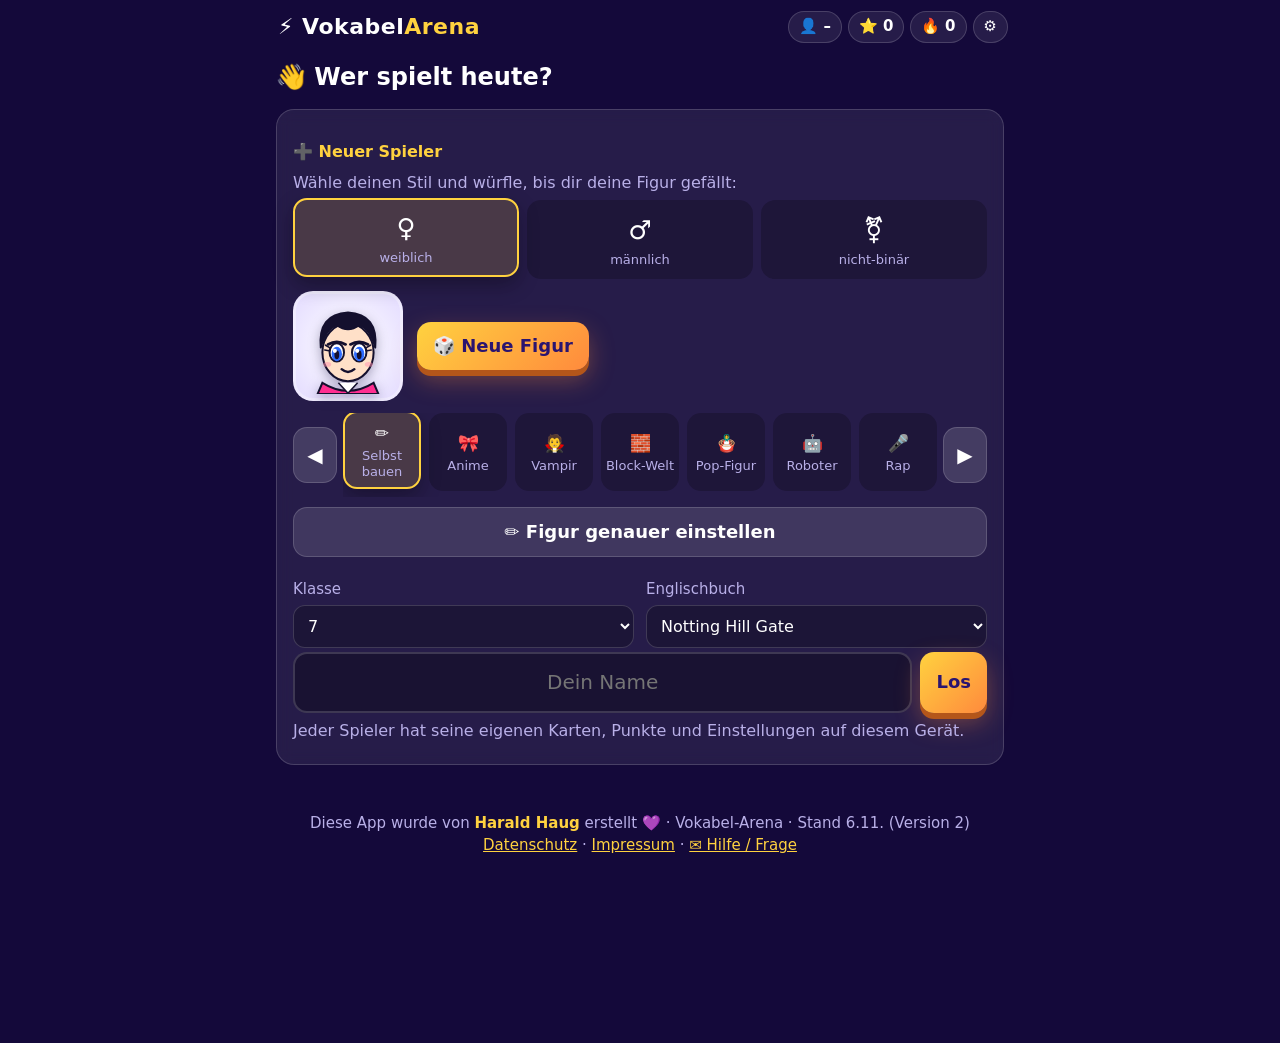
<file: index.html>
<!doctype html>
<html lang="de">
<head>
<meta charset="utf-8">
<meta name="viewport" content="width=device-width,initial-scale=1,maximum-scale=1,minimum-scale=1,viewport-fit=cover,user-scalable=no">
<meta name="theme-color" content="#1b1147">
<meta name="author" content="Harald Haug">
<meta name="description" content="Vokabel-Arena – der Englisch-Vokabeltrainer mit Sammelkarten für Klasse 7. Von Harald Haug.">
<link rel="manifest" href="manifest.json">
<link rel="icon" href="icon.svg" type="image/svg+xml">
<link rel="apple-touch-icon" href="icon.svg">
<title>Vokabel-Arena</title>
<link rel="stylesheet" href="style.css">
</head>
<body>
<div class="bg"><span></span><span></span><span></span></div>
<canvas id="fx"></canvas>

<header class="top">
  <button class="chip btn-icon navback" id="nav-back" type="button" aria-label="Zurück" hidden>← Zurück</button>
  <button class="logo" data-go="home" aria-label="Startseite">⚡ Vokabel<b>Arena</b></button>
  <div class="top-stats">
    <button class="chip btn-icon" id="who" title="Spieler wechseln">👤 –</button>
    <span class="chip" id="chip-xp" title="Erfahrungspunkte">⭐ <b id="xp">0</b></span>
    <span class="chip" id="chip-streak" title="Tage-Serie">🔥 <b id="streak">0</b></span>
    <button class="chip btn-icon" data-go="settings" aria-label="Einstellungen">⚙️</button>
  </div>
</header>

<main id="app">

  <!-- PROFILE -->
  <section class="view" id="v-profiles" hidden>
    <h2>👋 Wer spielt heute?</h2>
    <div class="grid" id="prof-grid"></div>
    <div class="panel">
      <h3 id="prof-title">➕ Neuer Spieler</h3>
      <p class="hint">Wähle deinen Stil und würfle, bis dir deine Figur gefällt:</p>
      <div class="seg gender" id="gender-seg">
        <button type="button" data-g="0"><b>♀</b><small>weiblich</small></button>
        <button type="button" data-g="1"><b>♂</b><small>männlich</small></button>
        <button type="button" data-g="2"><b>⚧</b><small>nicht-binär</small></button>
      </div>
      <div class="prev-row"><div id="prof-prev" class="prev"></div><button class="btn primary" id="prof-dice" type="button">🎲 Neue Figur</button></div>
      <div class="seg-wrap"><button class="arrow" id="th-prev" type="button" aria-label="Zurück">◀</button><div class="seg pick" id="theme-seg"></div><button class="arrow" id="th-next" type="button" aria-label="Weiter">▶</button></div>
      <button class="btn" id="ed-toggle" type="button">✏️ Figur genauer einstellen</button>
      <div id="editor" class="editor" hidden></div>
      
      <div class="row small two">
        <label>Klasse <select id="prof-class"><option>5</option><option>6</option><option selected>7</option><option>8</option><option>9</option><option>10</option></select></label>
        <label>Englischbuch <select id="prof-book"></select></label>
      </div>
      <div class="typebox"><input id="prof-name" maxlength="14" placeholder="Dein Name" autocomplete="off"><button class="btn primary" id="prof-add">Los</button></div>
      <p class="hint">Jeder Spieler hat seine eigenen Karten, Punkte und Einstellungen auf diesem Gerät.</p>
    </div>
  </section>

  <!-- HOME -->
  <section class="view" id="v-home">
    <div class="hero">
      <div class="mini-deck" aria-hidden="true"><i></i><i></i><i></i></div>
      <h1>Karten sammeln.<br>Englisch rocken.</h1>
      <p id="home-sub">Englisch</p>
      <p class="by">✨ Erstellt von <b>Harald Haug</b></p>
      <button class="chip me" id="edit-me" type="button">✏️ Meine Figur ändern</button>
      <button class="chip me" id="progress-open" type="button">📈 Mein Fortschritt</button>
      <button class="chip me" id="tour-open" type="button">❓ Wie geht das?</button>
    </div>
    <div class="panel center" id="home-empty" hidden>
      <p><b>Los geht’s!</b> Hol dir zuerst Karten 🃏</p>
      <div class="row center"><button class="btn primary" data-go="scan">📸 Heft fotografieren</button><button class="btn" id="home-starter">🎁 Start-Karten</button></div>
    </div>
    <button class="chip calm-btn" id="calm-btn" type="button"></button>
    <div class="goal"><div class="goal-bar"><i id="goal-bar"></i></div><span id="goal-text"></span></div>
    <div class="menu">
      <button class="big primary" data-go="setup"><span>🎮</span><div><b>Spielen</b><small id="home-count">–</small></div></button>
      <button class="big" data-go="scan"><span>📸</span><div><b>Vokabeln scannen</b><small>Foto von deinem Heft</small></div></button>
      <button class="big" data-go="library"><span>🗂️</span><div><b>Meine Karten</b><small>Sammlung &amp; bearbeiten</small></div></button>
    </div>
  </section>

  <!-- SCAN -->
  <section class="view" id="v-scan" hidden>
    <h2>📸 Vokabeln einscannen</h2>
    <div class="panel center" id="scan-start">
      <label class="snap file"><span>📷</span><b>Foto machen</b><input type="file" id="cam" accept="image/*" capture="environment"></label>
      <label class="btn file wide">🖼️ Foto aus der Galerie<input type="file" id="gal" accept="image/*"></label>
      <ol class="steps"><li>Heft <b>flach</b> hinlegen, gutes Licht</li><li>Foto machen – das ganze Blatt gerade von oben</li><li>Kurz prüfen und <b>speichern</b></li></ol>
      <details class="more">
        <summary>⚙️ Mehr Optionen</summary>
        <div class="row small"><label>Seite enthält
          <select id="scan-mode"><option value="words">Vokabeln (2 Spalten)</option><option value="verbs">Unregelmäßige Verben (4 Spalten)</option></select></label></div>
        <div class="row small"><label>Linke Spalte ist
          <select id="scan-left"><option value="en">Englisch</option><option value="de">Deutsch</option></select></label></div>
        <div class="row small"><label>Lektion / Unit (optional)
          <input id="scan-unit" list="units" placeholder="z. B. Unit 3" autocomplete="off" style="width:150px;padding:6px 8px;border-radius:10px;border:1px solid var(--line);background:rgba(0,0,0,.25)"></label></div>
        <div class="row"><button class="btn" id="manual">⌨️ Karte von Hand tippen</button><button class="btn" id="quick-open">📝 Viele auf einmal tippen</button></div>
        <div id="quick" hidden><p class="hint">Eine Zeile pro Wort, z. B. <b>apple – Apfel</b></p><textarea id="quick-txt" rows="8" class="quick-txt" placeholder="apple – Apfel&#10;to go – gehen&#10;house – Haus"></textarea><button class="btn primary" id="quick-go" type="button">Weiter zur Prüfung ▶</button></div>
      </details>
      <img id="preview" alt="" hidden>
      <div id="ocr-status" class="status" hidden>
        <div class="bar"><i id="ocr-bar"></i></div><span id="ocr-text">Ich lese dein Heft …</span>
      </div>
    </div>
    <div class="panel" id="review" hidden>
      <h3>✏️ Stimmt alles?</h3>
      <p class="hint" id="lo-hint" hidden>🟠 Orange Zeilen hat die App unsicher gelesen – bitte genau prüfen.</p>
      <p class="hint">Ändere falsche Wörter einfach. Nicht passende Zeilen: Haken weg oder ✖.</p>
      <div id="review-head" class="rows head"></div>
      <div id="review-rows"></div>
      <div class="row"><button class="btn" id="rv-add">➕ Zeile</button><button class="btn" id="rv-swap">🔄 Spalten tauschen</button></div>
      <div class="stickybar"><button class="btn primary huge" id="rv-save">💾 Speichern</button></div>
    </div>
  </section>

  <!-- LIBRARY -->
  <section class="view" id="v-library" hidden>
    <h2>🗂️ Meine Karten <small id="lib-count"></small></h2>
    <input class="search" id="lib-search" type="search" placeholder="Suchen …">
    <div class="row"><label class="btn file">📥 Liste importieren<input type="file" id="lib-import" accept=".csv,.txt,text/csv,text/plain"></label><button class="btn" id="lib-export" type="button">📤 Liste teilen (CSV)</button></div>
    <div class="grid" id="lib-grid"></div>
    <div class="row"><button class="btn" id="load-verbs2">🎁 Irregular verbs (S. 255) laden</button></div>
    <div class="empty" id="lib-empty" hidden>
      <p>Noch keine Karten! 🃏</p>
      <button class="btn primary" id="load-starter">🎁 Starter-Set (Klasse 7) laden</button>
      <button class="btn primary" id="load-verbs">🎁 Irregular verbs (Notting Hill Gate, S. 255) laden</button>
    </div>
  </section>

  <!-- SETUP -->
  <section class="view" id="v-setup" hidden>
    <h2>🎮 Wie schwer?</h2>
    <p class="hint" id="setup-warn" hidden></p>
    <div class="panel center" id="setup-empty" hidden>
      <p><b>Du hast noch keine Karten.</b></p>
      <div class="row center"><button class="btn primary" data-go="scan">📸 Heft fotografieren</button><button class="btn" id="setup-starter">🎁 Start-Karten laden</button></div>
    </div>
    <div class="levels" id="seg-level">
      <button data-v="leicht" class="lv l1"><span>🌱</span><div><b>Leicht</b><small>Antwort antippen</small></div></button>
      <button data-v="mittel" class="lv l2"><span>🔥</span><div><b>Mittel</b><small>Selbst tippen, mit Tipp</small></div></button>
      <button data-v="schwer" class="lv l3"><span>💀</span><div><b>Schwer</b><small>Ohne Tipp, mit Hör-Rätsel</small></div></button>
    </div>
    <p class="hint center" id="pool-info"></p>
    <details class="more">
      <summary>⚙️ Mehr Optionen</summary>
      <div class="panel">
        <h3>Abfrage-Richtung</h3>
        <div class="seg" id="seg-dir">
          <button data-v="mix"><b>🎲 Gemischt</b><small>jede Karte zufällig</small></button>
          <button data-v="en-de"><b>🇬🇧 → 🇩🇪</b><small>Englisch sehen</small></button>
          <button data-v="de-en"><b>🇩🇪 → 🇬🇧</b><small>Deutsch sehen</small></button>
        </div>
        <h3>📅 Wann eingescannt?</h3>
        <select id="when-sel" style="width:100%;padding:10px">
          <option value="all">Alle</option><option value="today">Heute</option><option value="week">Diese Woche</option><option value="month">Dieser Monat</option><option value="range">Eigener Zeitraum …</option>
        </select>
        <div class="row small" id="range-row" hidden>
          <label>von <input type="date" id="d-from" class="date"></label><label>bis <input type="date" id="d-to" class="date"></label>
        </div>
        <h3>Lektion</h3>
        <select id="unit-sel" style="width:100%;padding:10px"></select>
        <h3>Anzahl Karten</h3>
        <div class="seg small" id="seg-num">
          <button data-v="12"><b>12</b></button><button data-v="20"><b>20</b></button><button data-v="30"><b>30</b></button><button data-v="all"><b>Alle</b></button>
        </div>
      </div>
    </details>
  </section>

  <!-- GAME -->
  <section class="view" id="v-game" hidden>
    <div class="gbar">
      <button class="chip btn-icon" id="quit" aria-label="Beenden">✖</button>
      <div class="progress"><i id="prog"></i></div>
      <span class="chip" id="combo-chip">🔥 x<b id="combo">0</b></span>
      <span class="chip" id="score-chip">⭐ <b id="score">0</b></span>
    </div>
    <div id="timer" class="timer" hidden><i></i></div>
    <div class="stage" id="stage">
      <div class="float" id="float">
        <div class="tilt" id="tilt">
          <div class="flip" id="flip">
            <div class="face front" id="front"></div>
            <div class="face back" id="back"></div>
          </div>
        </div>
      </div>
      <div class="shadow"></div>
    </div>
    <div id="answer-area" class="answer-area"></div>
    <div id="toast" class="toast"></div>
  </section>

  <!-- RESULT -->
  <section class="view" id="v-result" hidden>
    <div class="panel center">
      <div class="stars" id="stars"></div>
      <h2 id="res-title">Geschafft!</h2>
      <p id="res-sub"></p>
      <div id="res-wrong"></div>
      <div class="row center">
        <button class="btn primary" id="again-wrong">🔁 Fehler üben</button>
        <button class="btn primary" id="shift-level" hidden></button>
        <button class="btn primary" id="again">🎮 Nochmal</button>
        <button class="btn" data-go="home">🏠 Start</button>
      </div>
    </div>
  </section>

  <!-- PROGRESS -->
  <section class="view" id="v-progress" hidden>
    <h2>📈 Mein Fortschritt</h2>
    <div id="progress-body"></div>
    <button class="btn primary huge" id="prog-share" type="button">📤 Meinem Lehrer / meinen Eltern zeigen</button>
  </section>

  <!-- SETTINGS -->
  <section class="view" id="v-settings" hidden>
    <h2>⚙️ Einstellungen</h2>
    <div class="panel">
      <div class="orow"><span>🎨 Hintergrund</span>
        <div class="opts" id="bg-pick">
          <button type="button" data-v="lila" class="bgb" style="background:#4a2aa8" aria-label="Lila"></button>
          <button type="button" data-v="blau" class="bgb" style="background:#0d2a6b" aria-label="Dunkelblau"></button>
          <button type="button" data-v="schwarz" class="bgb" style="background:#000" aria-label="Schwarz"></button>
        </div></div>
      <label class="check big-check"><input type="checkbox" id="calm"> 🧘 Ruhig-Modus <small>(weniger Bewegung, kein Zeitdruck)</small></label>
      <label class="check big-check"><input type="checkbox" id="sound"> 🔔 Spiel-Sounds</label>
      <p class="hint" id="voice-best"></p>
      <button class="btn" id="voice-test">▶️ Stimme testen</button>
      <p class="hint" id="voice-hint"></p>
      <p class="hint" id="voice-info"></p>
      <p class="hint" id="tts-status"></p>
      <p class="hint" id="store-info"></p>
    </div>
    <details class="more">
      <summary>Mehr</summary>
      <div class="panel">
        <label class="field">Sprechtempo <output id="rate-out"></output>
          <input type="range" id="rate" min="0.5" max="1.2" step="0.05">
        </label>
        <label class="check"><input type="checkbox" id="autospeak"> Automatisch vorlesen</label>
        <label class="check"><input type="checkbox" id="slang"> 😎 Jugendsprache (lustige Sprüche)</label>
        <h3>📦 Auf ein anderes Gerät mitnehmen</h3>
        <p class="hint">Gespeichert wird immer automatisch. Nur wenn du auf ein neues Handy wechselst, speicherst du hier eine Datei und lädst sie dort wieder.</p>
        <div class="row">
          <button class="btn" id="export">⬇️ Backup speichern</button>
          <label class="btn file">⬆️ Backup laden<input type="file" id="import" accept="application/json"></label>
          <button class="btn danger" id="wipe">🗑️ Alles löschen</button>
        </div>
      </div>
    </details>
  </section>
</main>

<footer class="foot">Diese App wurde von <b>Harald Haug</b> erstellt 💜 · Vokabel-Arena · Stand 6.11. (Version 2)<br><a href="datenschutz.html">Datenschutz</a> · <a href="impressum.html">Impressum</a> · <a href="mailto:haug.harald82@googlemail.com?subject=Vokabel-Arena%20Hilfe">✉️ Hilfe / Frage</a></footer>

<div id="sing" class="sing" hidden aria-live="polite"></div>
<div id="tour" class="tour" hidden role="dialog" aria-label="Kurze Einführung">
  <div class="tour-card">
    <button class="tour-skip" id="tour-skip" type="button">Überspringen ✖</button>
    <div id="tour-body"></div>
    <div class="tour-dots" id="tour-dots"></div>
    <button class="btn primary huge" id="tour-next" type="button">Weiter ▶</button>
  </div>
</div>

<dialog id="dlg">
  <form method="dialog" id="dlg-form">
    <h3 id="dlg-title">Karte</h3>
    <label class="field">🇬🇧 Englisch<input id="dlg-en" autocomplete="off" autocapitalize="off"></label>
    <label class="field">🇩🇪 Deutsch<input id="dlg-de" autocomplete="off"></label>
    <label class="field">🔁 Verb-Formen (Past, Participle) – nur bei unregelmäßigen Verben<input id="dlg-forms" autocomplete="off" placeholder="z. B. went, gone"></label>
    <label class="field">💬 Beispielsatz (Englisch, optional)<input id="dlg-ex" autocomplete="off" placeholder="z. B. We went to the beach."></label>
    <label class="field">🇩🇪 Übersetzung des Satzes (optional)<input id="dlg-exde" autocomplete="off"></label>
    <label class="field">📘 Lektion / Unit<input id="dlg-unit" list="units" autocomplete="off" placeholder="z. B. Unit 3"></label>
    <div class="row">
      <button class="btn" id="dlg-speak" type="button">🔊</button>
      <button class="btn danger" id="dlg-del" type="button">🗑️</button>
      <span class="grow"></span>
      <button class="btn" value="cancel">Abbrechen</button>
      <button class="btn primary" id="dlg-ok" value="ok">Speichern</button>
    </div>
  </form>
</dialog>

<datalist id="units"></datalist>
<script src="store.js"></script>
</body>
</html>
</file>
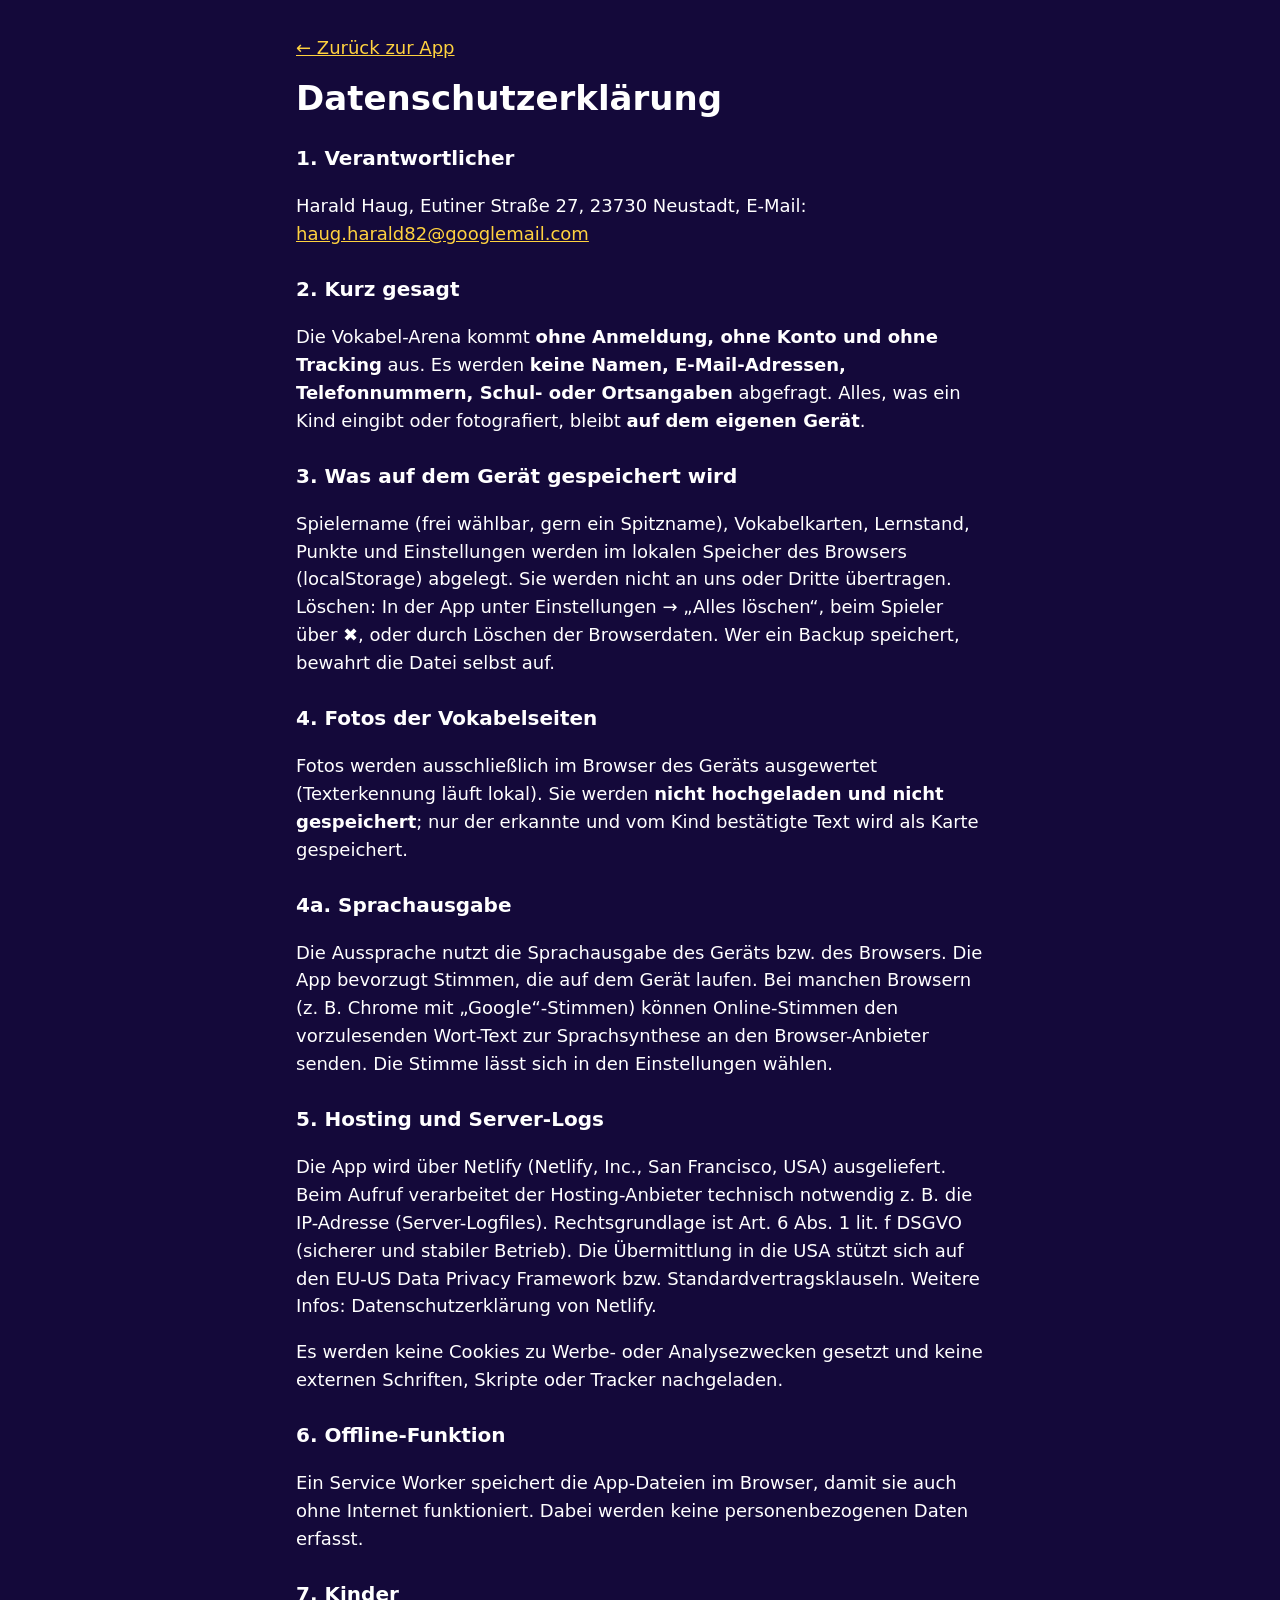
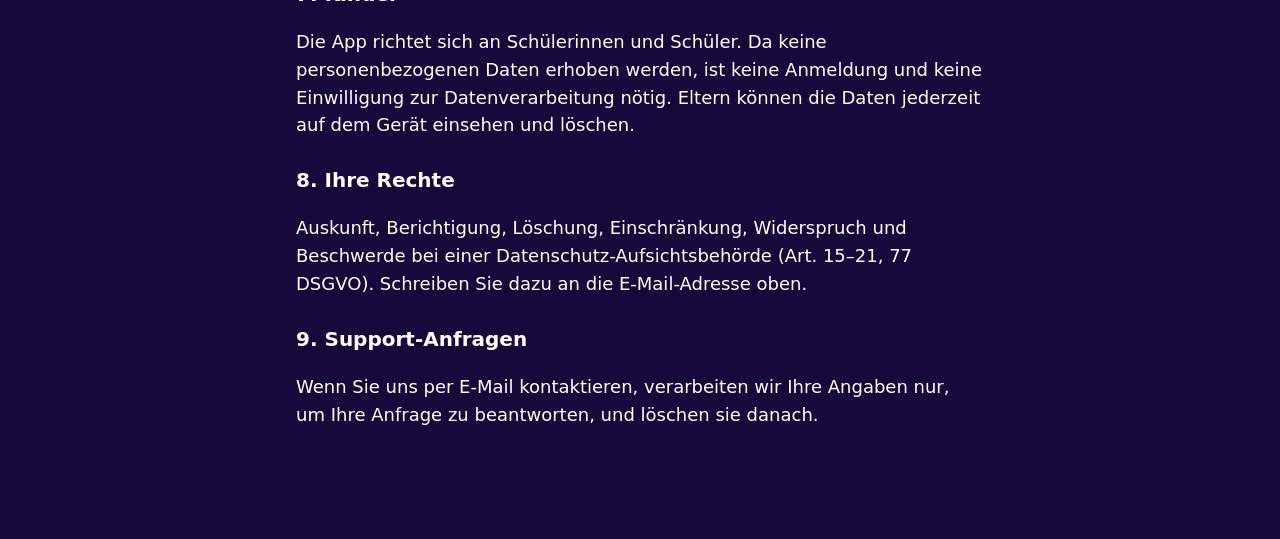
<file: datenschutz.html>
<!doctype html><html lang="de"><head><meta charset="utf-8"><meta name="viewport" content="width=device-width,initial-scale=1"><meta name="robots" content="noindex">
<title>Datenschutz – Vokabel-Arena</title><link rel="stylesheet" href="style.css"><style>main.legal{max-width:720px;margin:0 auto;padding:16px;line-height:1.55}.legal h2{margin-top:26px;font-size:20px}.legal a{color:var(--pri)}.todo{background:#ffd23f;color:#14102e;padding:1px 6px;border-radius:6px;font-weight:700}</style></head>
<body><div class="bg"><span></span><span></span><span></span></div><main class="legal"><p><a href="./">← Zurück zur App</a></p>
<h1>Datenschutzerklärung</h1>
<h2>1. Verantwortlicher</h2>
<p>Harald Haug, Eutiner Straße 27, 23730 Neustadt, E-Mail: <a href="mailto:haug.harald82@googlemail.com">haug.harald82@googlemail.com</a></p>
<h2>2. Kurz gesagt</h2>
<p>Die Vokabel-Arena kommt <b>ohne Anmeldung, ohne Konto und ohne Tracking</b> aus. Es werden <b>keine Namen, E-Mail-Adressen, Telefonnummern, Schul- oder Ortsangaben</b> abgefragt. Alles, was ein Kind eingibt oder fotografiert, bleibt <b>auf dem eigenen Gerät</b>.</p>
<h2>3. Was auf dem Gerät gespeichert wird</h2>
<p>Spielername (frei wählbar, gern ein Spitzname), Vokabelkarten, Lernstand, Punkte und Einstellungen werden im lokalen Speicher des Browsers (localStorage) abgelegt. Sie werden nicht an uns oder Dritte übertragen. Löschen: In der App unter Einstellungen → „Alles löschen“, beim Spieler über ✖, oder durch Löschen der Browserdaten. Wer ein Backup speichert, bewahrt die Datei selbst auf.</p>
<h2>4. Fotos der Vokabelseiten</h2>
<p>Fotos werden ausschließlich im Browser des Geräts ausgewertet (Texterkennung läuft lokal). Sie werden <b>nicht hochgeladen und nicht gespeichert</b>; nur der erkannte und vom Kind bestätigte Text wird als Karte gespeichert.</p>
<h2>4a. Sprachausgabe</h2>
<p>Die Aussprache nutzt die Sprachausgabe des Geräts bzw. des Browsers. Die App bevorzugt Stimmen, die auf dem Gerät laufen. Bei manchen Browsern (z. B. Chrome mit „Google“-Stimmen) können Online-Stimmen den vorzulesenden Wort-Text zur Sprachsynthese an den Browser-Anbieter senden. Die Stimme lässt sich in den Einstellungen wählen.</p>
<h2>5. Hosting und Server-Logs</h2>
<p>Die App wird über Netlify (Netlify, Inc., San Francisco, USA) ausgeliefert. Beim Aufruf verarbeitet der Hosting-Anbieter technisch notwendig z. B. die IP-Adresse (Server-Logfiles). Rechtsgrundlage ist Art. 6 Abs. 1 lit. f DSGVO (sicherer und stabiler Betrieb). Die Übermittlung in die USA stützt sich auf den EU-US Data Privacy Framework bzw. Standardvertragsklauseln. Weitere Infos: Datenschutzerklärung von Netlify.</p>
<p>Es werden keine Cookies zu Werbe- oder Analysezwecken gesetzt und keine externen Schriften, Skripte oder Tracker nachgeladen.</p>
<h2>6. Offline-Funktion</h2>
<p>Ein Service Worker speichert die App-Dateien im Browser, damit sie auch ohne Internet funktioniert. Dabei werden keine personenbezogenen Daten erfasst.</p>
<h2>7. Kinder</h2>
<p>Die App richtet sich an Schülerinnen und Schüler. Da keine personenbezogenen Daten erhoben werden, ist keine Anmeldung und keine Einwilligung zur Datenverarbeitung nötig. Eltern können die Daten jederzeit auf dem Gerät einsehen und löschen.</p>
<h2>8. Ihre Rechte</h2>
<p>Auskunft, Berichtigung, Löschung, Einschränkung, Widerspruch und Beschwerde bei einer Datenschutz-Aufsichtsbehörde (Art. 15–21, 77 DSGVO). Schreiben Sie dazu an die E-Mail-Adresse oben.</p>
<h2>9. Support-Anfragen</h2>
<p>Wenn Sie uns per E-Mail kontaktieren, verarbeiten wir Ihre Angaben nur, um Ihre Anfrage zu beantworten, und löschen sie danach.</p></main></body></html>
</file>
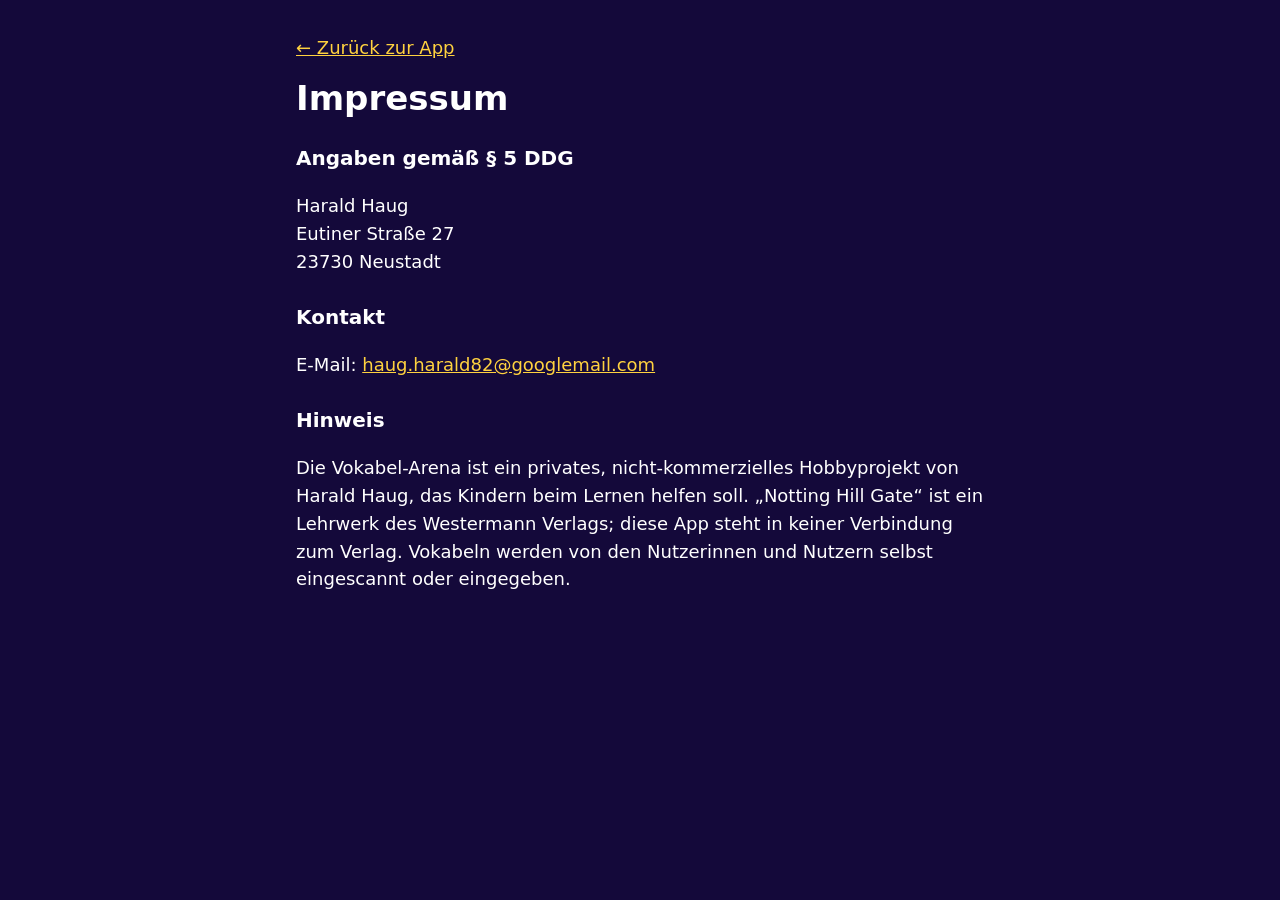
<file: impressum.html>
<!doctype html><html lang="de"><head><meta charset="utf-8"><meta name="viewport" content="width=device-width,initial-scale=1"><meta name="robots" content="noindex">
<title>Impressum – Vokabel-Arena</title><link rel="stylesheet" href="style.css"><style>main.legal{max-width:720px;margin:0 auto;padding:16px;line-height:1.55}.legal h2{margin-top:26px;font-size:20px}.legal a{color:var(--pri)}.todo{background:#ffd23f;color:#14102e;padding:1px 6px;border-radius:6px;font-weight:700}</style></head>
<body><div class="bg"><span></span><span></span><span></span></div><main class="legal"><p><a href="./">← Zurück zur App</a></p>
<h1>Impressum</h1>
<h2>Angaben gemäß § 5 DDG</h2>
<p>Harald Haug<br>Eutiner Straße 27<br>23730 Neustadt</p>
<h2>Kontakt</h2>
<p>E-Mail: <a href="mailto:haug.harald82@googlemail.com">haug.harald82@googlemail.com</a></p>
<h2>Hinweis</h2>
<p>Die Vokabel-Arena ist ein privates, nicht-kommerzielles Hobbyprojekt von Harald Haug, das Kindern beim Lernen helfen soll. „Notting Hill Gate“ ist ein Lehrwerk des Westermann Verlags; diese App steht in keiner Verbindung zum Verlag. Vokabeln werden von den Nutzerinnen und Nutzern selbst eingescannt oder eingegeben.</p></main></body></html>
</file>
<file: style.css>
:root{
  --bg1:#14093a;--bg2:#2a1470;--ink:#fff;--mut:#b9b0e8;--pan:rgba(255,255,255,.08);--line:rgba(255,255,255,.16);
  --pri:#ffd23f;--pri2:#ff8a3d;--ok:#35e08a;--bad:#ff5470;--acc:#7c5cff;--cy:#3de1ff;
  --r:18px;
}
*{box-sizing:border-box;-webkit-tap-highlight-color:transparent}
html,body{margin:0;min-height:100%;background:var(--bg1);color:var(--ink);
  font:16px/1.4 "Trebuchet MS","Avenir Next Rounded","Nunito",system-ui,sans-serif;overscroll-behavior:none}
body{min-height:100dvh;display:flex;flex-direction:column;padding:env(safe-area-inset-top) 0 env(safe-area-inset-bottom)}
button,input,select{font:inherit;color:inherit}
[hidden]{display:none!important}
.bg{position:fixed;inset:0;z-index:-1;background:radial-gradient(120% 80% at 50% 0%,var(--bg2),var(--bg1) 70%);overflow:hidden}
.bg span{position:absolute;border-radius:50%;filter:blur(60px);opacity:.5;animation:drift 18s ease-in-out infinite alternate}
.bg span:nth-child(1){width:320px;height:320px;background:#6a2cff;left:-80px;top:10%}
.bg span:nth-child(2){width:260px;height:260px;background:#00b7ff;right:-60px;top:45%;animation-delay:-6s}
.bg span:nth-child(3){width:240px;height:240px;background:#ff4fa3;left:25%;bottom:-80px;animation-delay:-11s}
@keyframes drift{to{transform:translate(40px,-60px) scale(1.2)}}
#fx{position:fixed;inset:0;pointer-events:none;z-index:50;width:100%;height:100%}

.top{display:flex;justify-content:space-between;align-items:center;padding:12px 16px;max-width:760px;width:100%;margin:0 auto}
.logo{background:none;border:0;font-size:22px;font-weight:900;letter-spacing:.5px;cursor:pointer}
.logo b{color:var(--pri)}
.top-stats{display:flex;gap:8px}
.chip{background:var(--pan);border:1px solid var(--line);border-radius:99px;padding:5px 12px;font-size:14px;white-space:nowrap}
.btn-icon{cursor:pointer}
main{flex:1;width:100%;max-width:760px;margin:0 auto;padding:0 16px 24px}
.foot{text-align:center;color:var(--mut);font-size:13px;padding:10px 16px 16px}
.foot b{color:var(--pri)}
h1{font-size:34px;line-height:1.1;margin:8px 0}
h2{margin:6px 0 14px;font-size:24px}h2 small{color:var(--mut);font-weight:400;font-size:14px}
h3{margin:14px 0 8px;font-size:16px;color:var(--pri)}
.view{animation:viewin .35s cubic-bezier(.2,.9,.3,1.2)}
@keyframes viewin{from{opacity:0;transform:translateY(14px) scale(.98)}}
.panel{background:var(--pan);border:1px solid var(--line);border-radius:var(--r);padding:16px;margin-bottom:14px;backdrop-filter:blur(8px)}
.panel.center{text-align:center}
.hint{color:var(--mut);font-size:14px;margin:6px 0}
.row{display:flex;flex-wrap:wrap;gap:10px;align-items:center;margin:12px 0 4px}.row.center{justify-content:center}.row.small{font-size:14px}
.grow{flex:1}

.btn{background:rgba(255,255,255,.12);border:1px solid var(--line);border-radius:14px;padding:11px 16px;cursor:pointer;font-weight:700;transition:transform .12s,box-shadow .2s,background .2s}
.btn:hover{background:rgba(255,255,255,.2)}.btn:active{transform:scale(.95)}
.btn.primary{background:linear-gradient(135deg,var(--pri),var(--pri2));color:#2a1470;border:0;box-shadow:0 6px 0 #b4561a,0 10px 24px rgba(255,138,61,.35)}
.btn.primary:active{transform:translateY(4px);box-shadow:0 2px 0 #b4561a}
.btn.danger{color:#ff9db0}
.btn.huge{width:100%;font-size:20px;padding:15px;margin-top:18px}
.file{position:relative;overflow:hidden;display:inline-block}.file input{position:absolute;inset:0;opacity:0;cursor:pointer}

/* Home */
.hero{text-align:center;padding:10px 0 20px;position:relative}
.hero p{color:var(--mut);margin:0}
.mini-deck{height:110px;position:relative;margin-bottom:6px}
.mini-deck i{position:absolute;left:50%;top:0;width:76px;height:106px;margin-left:-38px;border-radius:12px;border:3px solid #fff;
  background:linear-gradient(135deg,#ffe45e,#ff8a3d);box-shadow:0 10px 24px rgba(0,0,0,.4);transform-origin:50% 120%;animation:fan 3.5s ease-in-out infinite alternate}
.mini-deck i:nth-child(1){--a:-22deg;background:linear-gradient(135deg,#3de1ff,#7c5cff)}
.mini-deck i:nth-child(2){--a:0deg;background:linear-gradient(135deg,#ff4fa3,#ff8a3d);animation-delay:-.6s}
.mini-deck i:nth-child(3){--a:22deg;animation-delay:-1.2s}
@keyframes fan{from{transform:rotate(calc(var(--a) * .5)) translateY(4px)}to{transform:rotate(var(--a)) translateY(-6px)}}
.menu{display:grid;gap:12px}
.big{display:flex;align-items:center;gap:16px;text-align:left;background:var(--pan);border:1px solid var(--line);border-radius:var(--r);padding:16px 18px;cursor:pointer;transition:transform .15s,background .2s}
.big:hover{background:rgba(255,255,255,.14);transform:translateY(-2px)}
.big span{font-size:34px}.big b{font-size:19px;display:block}.big small{color:var(--mut)}
.big.primary{background:linear-gradient(135deg,rgba(255,210,63,.95),rgba(255,138,61,.95));color:#2a1470;border:0;box-shadow:0 8px 28px rgba(255,138,61,.35)}
.big.primary small{color:#5b3a14}

/* forms */
.field{display:block;margin:10px 0;font-size:14px;color:var(--mut)}
.field input,.field select,select,.search{width:100%;margin-top:4px;background:rgba(0,0,0,.25);border:1px solid var(--line);border-radius:12px;padding:11px 12px;color:#fff;font-size:16px}
select{width:auto;padding:6px 8px}option{color:#000}
.check{display:flex;gap:6px;align-items:center;font-size:14px}
.search{margin-bottom:14px}
input[type=range]{padding:0;accent-color:var(--pri)}

/* segmented */
.seg{display:grid;grid-template-columns:repeat(3,1fr);gap:8px}
.seg.small{grid-template-columns:repeat(4,1fr)}
.seg button{background:rgba(0,0,0,.22);border:2px solid transparent;border-radius:14px;padding:10px 6px;cursor:pointer;text-align:center;transition:all .2s}
.seg button b{display:block;font-size:15px}.seg button small{display:block;color:var(--mut);font-size:11px;line-height:1.2;margin-top:2px}
.seg button.on{border-color:var(--pri);background:rgba(255,210,63,.16);transform:translateY(-2px);box-shadow:0 8px 20px rgba(0,0,0,.3)}

/* scan */
#preview{max-width:100%;max-height:260px;border-radius:12px;margin-top:10px;border:1px solid var(--line)}
.status{margin-top:12px;font-size:14px;color:var(--mut)}
.bar{height:10px;border-radius:9px;background:rgba(0,0,0,.3);overflow:hidden;margin-bottom:6px}
.bar i{display:block;height:100%;width:0;background:linear-gradient(90deg,var(--cy),var(--acc),var(--pri));transition:width .3s}
.rows{display:grid;grid-template-columns:34px 1fr 1fr 34px;gap:8px;align-items:center;margin-bottom:8px}
.rows.head{font-size:13px;color:var(--mut)}
.rows input[type=text]{width:100%;background:rgba(0,0,0,.25);border:1px solid var(--line);border-radius:10px;padding:9px;color:#fff;font-size:15px;min-width:0}
.rows input[type=checkbox]{width:22px;height:22px;accent-color:var(--pri)}
.rows button{background:none;border:0;cursor:pointer;font-size:18px}

/* library: mini cards */
.grid{display:grid;grid-template-columns:repeat(auto-fill,minmax(150px,1fr));gap:14px}
.mc{position:relative;aspect-ratio:5/7;border-radius:14px;padding:8px;cursor:pointer;color:#1b1147;
  background:linear-gradient(145deg,var(--c1),var(--c2));border:3px solid #fff3;box-shadow:0 8px 18px rgba(0,0,0,.35);
  display:flex;flex-direction:column;transition:transform .25s cubic-bezier(.2,.9,.3,1.4);overflow:hidden;animation:pop .45s backwards}
.mc:hover{transform:translateY(-6px) rotate(-1.5deg) scale(1.04)}
.mc::after{content:"";position:absolute;inset:0;background:linear-gradient(115deg,transparent 30%,rgba(255,255,255,.55) 48%,transparent 62%);transform:translateX(-120%);transition:transform .6s}
.mc:hover::after{transform:translateX(120%)}
@keyframes pop{from{opacity:0;transform:scale(.6) rotate(-8deg)}}
.mc .t{font-size:10px;font-weight:800;opacity:.75;display:flex;justify-content:space-between}
.mc .in{flex:1;margin:6px 0;border-radius:10px;background:rgba(255,255,255,.88);display:flex;flex-direction:column;align-items:center;justify-content:center;text-align:center;padding:6px;gap:4px}
.mc .in b{font-size:16px;line-height:1.1;word-break:break-word}.mc .in span{font-size:12px;color:#5a4d96}
.mc .pw{height:6px;border-radius:5px;background:rgba(27,17,71,.25);overflow:hidden}.mc .pw i{display:block;height:100%;background:#1b1147}
.empty{text-align:center;padding:30px;color:var(--mut)}

/* rarity colors */
.r0{--c1:#cfd6e6;--c2:#8a96b8}.r1{--c1:#7fe3ff;--c2:#3b8cff}.r2{--c1:#b9a0ff;--c2:#7c3cff}.r3{--c1:#ff9be0;--c2:#c23cff}.r4{--c1:#fff08a;--c2:#ff9a2e}

/* ===== GAME ===== */
.gbar{display:flex;gap:8px;align-items:center;margin:4px 0 10px}
.progress{flex:1;height:12px;border-radius:9px;background:rgba(0,0,0,.3);overflow:hidden}
.progress i{display:block;height:100%;width:0;background:linear-gradient(90deg,var(--cy),var(--ok));transition:width .5s cubic-bezier(.2,.9,.3,1.2)}
.timer{height:8px;border-radius:6px;background:rgba(0,0,0,.35);overflow:hidden;margin-bottom:8px}
.timer i{display:block;height:100%;width:100%;background:linear-gradient(90deg,var(--bad),var(--pri));transform-origin:left}
.stage{perspective:1100px;display:flex;flex-direction:column;align-items:center;margin:6px 0 10px;min-height:min(58vh,430px)}
.float{width:min(72vw,300px);aspect-ratio:5/7;animation:float 4s ease-in-out infinite;transform-style:preserve-3d}
@keyframes float{50%{transform:translateY(-10px)}}
.float.deal{animation:deal .85s cubic-bezier(.2,.9,.25,1.15) both}
.float.out{animation:out .45s cubic-bezier(.6,0,.9,.4) both}
@keyframes deal{0%{transform:translate3d(-110vw,40vh,-300px) rotateZ(-50deg) rotateY(120deg) scale(.4);opacity:0}
  60%{opacity:1}100%{transform:none;opacity:1}}
@keyframes out{to{transform:translate3d(120vw,-30vh,100px) rotateZ(40deg) rotateY(-80deg) scale(.6);opacity:0}}
.float.shake{animation:shake .5s}
@keyframes shake{20%,60%{transform:translateX(-14px) rotateZ(-3deg)}40%,80%{transform:translateX(14px) rotateZ(3deg)}}
.float.win{animation:win .7s}
@keyframes win{40%{transform:translateY(-26px) scale(1.07) rotateZ(2deg)}}
.tilt{width:100%;height:100%;transform-style:preserve-3d;transform:rotateX(var(--rx,0deg)) rotateY(var(--ry,0deg));transition:transform .15s ease-out}
.tilt.rest{transition:transform .6s cubic-bezier(.2,.9,.3,1.3)}
.flip{width:100%;height:100%;position:relative;transform-style:preserve-3d;transition:transform .8s cubic-bezier(.3,1.3,.4,1)}
.flip.on{transform:rotateY(180deg)}
.face{position:absolute;inset:0;border-radius:22px;backface-visibility:hidden;-webkit-backface-visibility:hidden;overflow:hidden;
  padding:12px;display:flex;flex-direction:column;color:#1b1147;
  background:linear-gradient(150deg,var(--c1),var(--c2));
  border:5px solid #fff8;box-shadow:0 0 0 2px #0004,0 22px 40px rgba(0,0,0,.5),0 0 40px -6px var(--c2)}
.face.back{transform:rotateY(180deg)}
.face.good{--c1:#8bffc2;--c2:#18b86a}.face.bad{--c1:#ffb3c0;--c2:#e0344f}
/* holo */
.face::before{content:"";position:absolute;inset:0;z-index:3;pointer-events:none;mix-blend-mode:color-dodge;opacity:.55;
  background:repeating-linear-gradient(115deg,#ff0080 0%,#ffe600 8%,#00ffa2 16%,#00b7ff 24%,#a200ff 32%,#ff0080 40%);
  background-size:300% 300%;background-position:calc(var(--mx,50%) * 1.2) calc(var(--my,50%) * 1.2);filter:saturate(.8) brightness(.8);transition:opacity .3s}
.face::after{content:"";position:absolute;inset:0;z-index:4;pointer-events:none;
  background:radial-gradient(circle at var(--mx,50%) var(--my,30%),rgba(255,255,255,.75),transparent 45%);mix-blend-mode:overlay}
.r0 .face::before{opacity:.12}.r1 .face::before{opacity:.3}.r4 .face::before{opacity:.75}
.sparkles{position:absolute;inset:0;z-index:5;pointer-events:none;display:none}
.r3 .sparkles,.r4 .sparkles{display:block;background:
  radial-gradient(2px 2px at 20% 30%,#fff,transparent),radial-gradient(2px 2px at 70% 20%,#fff,transparent),
  radial-gradient(3px 3px at 80% 70%,#fff,transparent),radial-gradient(2px 2px at 35% 80%,#fff,transparent),radial-gradient(2px 2px at 55% 50%,#fff,transparent);animation:tw 1.6s infinite alternate}
@keyframes tw{from{opacity:.2}to{opacity:1}}
.ct{display:flex;justify-content:space-between;align-items:center;font-weight:900;font-size:13px;position:relative;z-index:2}
.ct .tag{background:#1b1147;color:#fff;border-radius:99px;padding:3px 10px}
.ct .lvl{letter-spacing:2px;color:#1b1147}
.art{flex:1;margin:10px 0;border-radius:14px;border:3px solid #1b1147;position:relative;z-index:2;overflow:hidden;
  background:radial-gradient(circle at 50% 40%,rgba(255,255,255,.95),rgba(255,255,255,.7));
  display:flex;flex-direction:column;align-items:center;justify-content:center;text-align:center;padding:10px;gap:10px}
.art::before{content:"";position:absolute;inset:0;background:repeating-conic-gradient(from 0deg at 50% 50%,rgba(124,92,255,.08) 0 10deg,transparent 10deg 20deg);animation:spin 40s linear infinite}
@keyframes spin{to{transform:rotate(360deg)}}
.flag{font-size:30px;position:relative}
.word{position:relative;font-weight:900;font-size:clamp(24px,8vw,36px);line-height:1.1;word-break:break-word;hyphens:auto}
.word.sm{font-size:clamp(18px,5.5vw,26px)}
.word.listen{filter:blur(10px);user-select:none}
.spk{position:relative;z-index:6;background:#1b1147;color:#fff;border:0;border-radius:99px;padding:8px 16px;font-weight:800;cursor:pointer;font-size:15px;box-shadow:0 4px 0 #0006}
.spk:active{transform:translateY(3px);box-shadow:none}.spk.slow{background:#7c5cff}
.spks{display:flex;gap:8px;position:relative;z-index:6}
.pwr{position:relative;z-index:2;font-size:11px;font-weight:900;display:flex;gap:8px;align-items:center}
.pwr .pb{flex:1;height:10px;border-radius:6px;background:rgba(27,17,71,.25);overflow:hidden;border:1px solid #1b114766}
.pwr .pb i{display:block;height:100%;background:#1b1147}
.verdict{font-size:20px;font-weight:900;position:relative}
.sub{font-size:13px;position:relative;opacity:.8}

.stage .shadow{width:60%;height:18px;border-radius:50%;background:rgba(0,0,0,.4);filter:blur(10px);margin-top:14px;animation:sh 4s ease-in-out infinite}
@keyframes sh{50%{transform:scale(.85);opacity:.6}}

.answer-area{display:grid;gap:10px}
.choices{display:grid;grid-template-columns:1fr 1fr;gap:10px}
.choice{background:var(--pan);border:2px solid var(--line);border-radius:16px;padding:14px 8px;cursor:pointer;font-weight:800;font-size:17px;min-height:58px;transition:transform .15s,background .2s,border-color .2s;animation:pop .4s backwards}
.choice:nth-child(2){animation-delay:.05s}.choice:nth-child(3){animation-delay:.1s}.choice:nth-child(4){animation-delay:.15s}
.choice:hover{background:rgba(255,255,255,.18);transform:translateY(-2px)}
.choice.ok{background:var(--ok);color:#06331c;border-color:#fff;transform:scale(1.05)}
.choice.no{background:var(--bad);border-color:#fff;animation:shake .4s}
.choice:disabled{cursor:default}
.typebox{display:flex;gap:8px}
.typebox input{flex:1;background:rgba(0,0,0,.3);border:2px solid var(--line);border-radius:14px;padding:14px;font-size:20px;text-align:center;color:#fff;min-width:0}
.typebox input:focus{outline:none;border-color:var(--pri)}
.pattern{text-align:center;font:900 22px/1 ui-monospace,Menlo,monospace;letter-spacing:5px;color:var(--pri)}
.next{width:100%}
.toast{position:fixed;left:50%;bottom:70px;transform:translate(-50%,30px);background:#000c;border:1px solid var(--line);padding:10px 18px;border-radius:99px;opacity:0;pointer-events:none;transition:all .3s;z-index:60;font-weight:700}
.toast.on{opacity:1;transform:translate(-50%,0)}

/* result */
.stars{font-size:50px;letter-spacing:6px;min-height:64px}
.stars span{display:inline-block;animation:star .6s cubic-bezier(.2,1.6,.4,1) backwards}
@keyframes star{from{transform:scale(0) rotate(-180deg)}}
#res-wrong{text-align:left;margin:10px 0}
.wr{display:flex;justify-content:space-between;gap:8px;padding:7px 0;border-bottom:1px solid var(--line);font-size:15px}.wr span{color:var(--mut)}

dialog{border:1px solid var(--line);border-radius:20px;background:#241260;color:#fff;max-width:min(92vw,420px);width:100%;padding:18px}
dialog::backdrop{background:rgba(10,4,40,.7);backdrop-filter:blur(4px)}
@media (max-width:420px){.seg button small{display:none}h1{font-size:28px}}
@media (prefers-reduced-motion:reduce){*{animation-duration:.01s!important;transition-duration:.01s!important}}

.anime{width:min(26vw,96px);height:auto;position:relative;filter:drop-shadow(0 4px 6px rgba(27,17,71,.35));animation:bob 3s ease-in-out infinite}
.flag .anime{display:block}
.mc .anime{width:56px;animation:none}
@keyframes bob{50%{transform:translateY(-4px) rotate(2deg)}}
.answer-area{grid-template-columns:minmax(0,1fr)}.pattern{overflow-wrap:anywhere;font-size:18px}

.rows.v4{grid-template-columns:30px repeat(4,minmax(0,1fr)) 30px;gap:5px}.rows.v4 input[type=text]{padding:7px 5px;font-size:13px}.typebox{margin-bottom:0}

.by{margin-top:6px!important;color:var(--pri)!important;font-weight:700}.by b{color:#fff}.date{background:rgba(0,0,0,.25);border:1px solid var(--line);border-radius:10px;padding:6px 8px;color:#fff;color-scheme:dark}

.pdel{background:none;border:0;cursor:pointer;color:#1b1147;font-weight:900;opacity:.6;padding:0 2px}#who{font-weight:700}

.foot a{color:var(--pri)}

/* Handy: Kopfzeile darf umbrechen, nie breiter als der Bildschirm */
html,body{overflow-x:hidden;max-width:100%}
.top{flex-wrap:wrap;gap:8px;padding:10px 12px}
.top-stats{flex-wrap:wrap;justify-content:flex-end;gap:6px;min-width:0}
.chip{padding:4px 10px;font-size:13px}
#who{max-width:110px;overflow:hidden;text-overflow:ellipsis}
@media (max-width:420px){.logo{font-size:18px}main{padding:0 12px 20px}}

.seg.pick{grid-template-columns:repeat(5,1fr)}.seg.pick button{padding:8px 2px}.seg.pick small{font-size:10px!important}.prev-row{display:flex;align-items:center;gap:14px;margin:12px 0}.prev{width:110px;height:110px;background:radial-gradient(circle,#fff,#e4dcff);border-radius:20px;border:3px solid #fff5;display:grid;place-items:center}.prev .anime{width:96px}

.seg.pick{grid-template-columns:repeat(3,1fr)}@media(min-width:520px){.seg.pick{grid-template-columns:repeat(6,1fr)}}

.editor{margin:10px 0}.orow{margin:8px 0}.orow>span{font-size:13px;color:var(--mut);display:block;margin-bottom:4px}
.opts{display:flex;flex-wrap:wrap;gap:6px}.opts button{min-width:38px;height:38px;padding:0 8px;border-radius:12px;border:2px solid transparent;background:rgba(0,0,0,.3);cursor:pointer;font-size:16px;color:#fff}
.opts button.on{border-color:var(--pri);box-shadow:0 0 0 2px #0006,0 4px 12px rgba(0,0,0,.4);transform:translateY(-2px)}
.seg.pick{grid-template-columns:repeat(3,1fr)}@media(min-width:520px){.seg.pick{grid-template-columns:repeat(7,1fr)}}

.seg.pick{display:flex;gap:8px;overflow-x:auto;padding-bottom:6px;scroll-snap-type:x mandatory;-webkit-overflow-scrolling:touch}
.seg.pick button{flex:0 0 78px;scroll-snap-align:start}
#ed-toggle{width:100%;margin:10px 0}

.levels{display:grid;gap:12px;margin:10px 0 6px}
.lv{display:flex;align-items:center;gap:16px;text-align:left;border:0;border-radius:22px;padding:20px;cursor:pointer;color:#fff;transition:transform .15s;box-shadow:0 8px 0 rgba(0,0,0,.35),0 14px 30px rgba(0,0,0,.3)}
.lv:active{transform:translateY(6px);box-shadow:0 2px 0 rgba(0,0,0,.35)}
.lv span{font-size:44px}.lv b{font-size:24px;display:block}.lv small{font-size:15px;opacity:.9}
.l1{background:linear-gradient(135deg,#12b886,#35e08a)}.l2{background:linear-gradient(135deg,#ff8a3d,#ffb400)}.l3{background:linear-gradient(135deg,#6a2cff,#ff2e90)}
.hint.center{text-align:center}.more{margin:14px 0}.more summary{cursor:pointer;color:var(--mut);padding:8px}
.big{padding:20px 18px}.big b{font-size:21px}.btn{min-height:46px}

.calm-btn{display:block;margin:0 auto 14px;cursor:pointer;font-weight:700;padding:8px 16px}
/* Ruhig-Modus: wenig Bewegung, wenig Ablenkung, klare Kontraste */
body.calm .bg span{animation:none;opacity:.25}
body.calm .float,body.calm .shadow,body.calm .mini-deck i,body.calm .anime,body.calm .art::before{animation:none!important}
body.calm .face::before,body.calm .face::after,body.calm .sparkles{display:none!important}
body.calm .float.deal{animation:calmin .35s ease-out both!important}
body.calm .float.out{animation:calmout .25s ease-in both!important}
body.calm .float.win,body.calm .float.shake{animation:none!important}
body.calm .flip{transition-duration:.35s}
body.calm .view{animation:none}
body.calm #combo,body.calm #timer{display:none}
body.calm .gbar .chip:nth-of-type(2){display:none}
@keyframes calmin{from{opacity:0;transform:translateY(10px)}}
@keyframes calmout{to{opacity:0;transform:translateY(-10px)}}

.big-check{font-size:17px;padding:10px 0}.big-check input{width:22px;height:22px;accent-color:var(--pri)}.big-check small{color:var(--mut)}

.seg-wrap{display:flex;align-items:center;gap:6px}.seg-wrap .seg.pick{flex:1;min-width:0;scrollbar-width:none}.seg-wrap .seg.pick::-webkit-scrollbar{display:none}
.arrow{flex:0 0 44px;height:56px;border-radius:14px;border:1px solid var(--line);background:rgba(255,255,255,.14);color:#fff;font-size:20px;cursor:pointer}
.arrow:active{transform:scale(.92)}

.typeit{text-align:center;font-weight:800;color:var(--pri);font-size:17px}
.choices{gap:8px}.choice{min-height:50px;padding:10px 6px;font-size:16px}

body.calm #combo-chip,body.calm #score-chip{display:none}
.toast{border-radius:16px;max-width:88vw;text-align:center;padding:10px 16px;line-height:1.3}
.spk{white-space:nowrap}

.navback{font-weight:800;color:var(--pri)}.me{cursor:pointer;margin-top:10px;font-weight:700}
.hero{padding:0 0 10px}.hero h1{font-size:28px}.mini-deck{height:78px}.mini-deck i{width:52px;height:74px;margin-left:-26px}
body.calm .mini-deck i{transform:rotate(var(--a)) translateY(0)}
.mini-deck i:nth-child(1){margin-left:-52px}.mini-deck i:nth-child(3){margin-left:0}

/* Lesbare Schrift, kein Zoom */
html{-webkit-text-size-adjust:100%;text-size-adjust:100%}
html,body,button,input,select{touch-action:manipulation}
body{font-size:18px;line-height:1.45}
.hint,.field,.check{font-size:16px}.chip{font-size:15px}.foot{font-size:15px}.sub{font-size:15px}
.mc .t{font-size:12px}.mc .in b{font-size:18px}.mc .in span{font-size:14px}
.seg button b{font-size:17px}.seg button small{font-size:13px}.seg.pick small{font-size:13px!important}
.pwr{font-size:12px}.ct{font-size:14px}.rows.head{font-size:14px}.rows input[type=text]{font-size:16px}
.choice{font-size:18px}.pattern{font-size:20px}.typebox input{font-size:20px}
.lv small{font-size:16px}.big small{font-size:15px}.orow>span{font-size:15px}

.snap{display:flex;flex-direction:column;align-items:center;gap:6px;padding:26px 10px;border-radius:26px;cursor:pointer;color:#2a1470;background:linear-gradient(135deg,#ffd23f,#ff8a3d);box-shadow:0 8px 0 #b4561a,0 16px 34px rgba(255,138,61,.4);position:relative;overflow:hidden}
.snap:active{transform:translateY(6px);box-shadow:0 2px 0 #b4561a}.snap span{font-size:54px}.snap b{font-size:26px}
.snap input{position:absolute;inset:0;opacity:0;cursor:pointer;width:100%;height:100%}
.btn.wide{display:block;width:100%;margin-top:14px;padding:14px;text-align:center}
.steps{text-align:left;color:var(--mut);padding-left:22px;margin:16px 0 8px;line-height:1.7;font-size:16px}.steps b{color:#fff}
.stickybar{position:sticky;bottom:0;padding:10px 0 4px;background:linear-gradient(transparent,rgba(20,9,58,.95) 40%)}

/* Karten-Drehung: hebt sich ab, kippt leicht, landet weich */
.flip{transition:none}
.flip.on{transform:rotateY(180deg);animation:flipOn .95s cubic-bezier(.33,.9,.35,1) both}
@keyframes flipOn{
  0%{transform:translateZ(0) scale(1) rotateZ(0) rotateY(0)}
  40%{transform:translateZ(70px) scale(1.08) rotateZ(-3deg) rotateY(90deg)}
  75%{transform:translateZ(30px) scale(1.04) rotateZ(1.5deg) rotateY(188deg)}
  100%{transform:translateZ(0) scale(1) rotateZ(0) rotateY(180deg)}}
.face.good{animation:glowGood 1s ease-out}.face.bad{animation:glowBad 1s ease-out}
@keyframes glowGood{0%{box-shadow:0 0 0 0 #35e08a}40%{box-shadow:0 0 0 18px rgba(53,224,138,.35),0 0 60px 10px #35e08a}100%{box-shadow:0 0 0 2px #0004,0 22px 40px rgba(0,0,0,.5),0 0 40px -6px var(--c2)}}
@keyframes glowBad{0%{box-shadow:0 0 0 0 #ff5470}40%{box-shadow:0 0 0 14px rgba(255,84,112,.3)}100%{box-shadow:0 0 0 2px #0004,0 22px 40px rgba(0,0,0,.5),0 0 40px -6px var(--c2)}}
body.calm .flip{transition:transform .45s ease}
body.calm .flip.on{animation:none;transform:rotateY(180deg)}
body.calm .face.good,body.calm .face.bad{animation:none}
/* schlanker Kopf im Ruhig-Modus */
body.calm #chip-xp,body.calm #chip-streak{display:none}

.goal{margin:0 0 14px;text-align:center}.goal-bar{height:12px;border-radius:9px;background:rgba(0,0,0,.35);overflow:hidden;margin-bottom:6px}
.goal-bar i{display:block;height:100%;width:0;background:linear-gradient(90deg,#35e08a,#ffd23f);transition:width .6s}
#goal-text{font-weight:700;font-size:16px}

.row.two{gap:12px}.row.two label{flex:1;min-width:130px;font-size:15px;color:var(--mut)}.row.two select{width:100%;margin-top:4px;padding:10px;font-size:16px}

.tour{position:fixed;inset:0;z-index:80;background:rgba(10,4,40,.88);backdrop-filter:blur(6px);display:grid;place-items:center;padding:16px}
.tour-card{position:relative;width:100%;max-width:420px;background:linear-gradient(160deg,#2a1470,#1b1147);border:1px solid var(--line);border-radius:28px;padding:30px 20px 20px;text-align:center;box-shadow:0 20px 60px rgba(0,0,0,.6)}
.tour-skip{position:absolute;top:10px;right:12px;background:none;border:0;color:var(--mut);font-size:15px;cursor:pointer;padding:8px}
.tour-emoji{font-size:64px;line-height:1}.tour-card h2{margin:10px 0 4px;font-size:28px}.tour-card p{margin:0 0 14px;font-size:19px;color:#e6defc}
.tour-vis{position:relative;min-height:150px;display:flex;flex-direction:column;align-items:center;justify-content:center;gap:10px;margin-bottom:8px}
.mock{border-radius:18px;padding:14px 22px;font-weight:800;font-size:19px;width:80%}
.m-snap{background:linear-gradient(135deg,#ffd23f,#ff8a3d);color:#2a1470}.m-soft{background:rgba(255,255,255,.14)}
.m-play{background:linear-gradient(135deg,#ffd23f,#ff8a3d);color:#2a1470}.m-lv{background:linear-gradient(135deg,#12b886,#35e08a)}
.finger{position:absolute;right:12%;bottom:-6px;font-size:42px;animation:tap 1.2s ease-in-out infinite}
@keyframes tap{50%{transform:translateY(-12px)}}
body.calm .finger{animation:none}
.demo{display:flex;gap:12px;flex-wrap:wrap;justify-content:center}.demo .spk{font-size:20px;padding:14px 22px}
.rare{display:flex;gap:10px}.rare span{padding:18px 14px;border-radius:14px;font-weight:900;color:#1b1147;border:3px solid #fff5;background:linear-gradient(145deg,var(--c1),var(--c2))}
.tour-dots{display:flex;gap:8px;justify-content:center;margin:10px 0}.tour-dots i{width:10px;height:10px;border-radius:50%;background:rgba(255,255,255,.25)}.tour-dots i.on{background:var(--pri);transform:scale(1.3)}

/* Platz unten, damit Overlays (z. B. der Netlify-Knopf) die Links nicht verdecken */
.foot{padding-bottom:calc(110px + env(safe-area-inset-bottom))}

/* ===== Elegante Auflösung statt Drehen: Karte blendet weich zur Antwort über (nichts steht auf dem Kopf oder spiegelverkehrt) ===== */
.face{backface-visibility:visible;-webkit-backface-visibility:visible}
.face.back{transform:none;opacity:0;pointer-events:none}
.flip.on,body.calm .flip.on{transform:none!important;animation:none!important;transition:none}
.flip.on .face.front{opacity:0;transform:scale(.94) translateY(-8px);filter:blur(4px);pointer-events:none;transition:opacity .4s ease,transform .5s cubic-bezier(.3,.8,.3,1),filter .4s}
.flip.on .face.back{opacity:1;pointer-events:auto;animation:reveal .75s cubic-bezier(.2,.9,.3,1) both}
@keyframes reveal{0%{opacity:0;transform:scale(.9) translateY(14px)}55%{opacity:1;transform:scale(1.04)}100%{opacity:1;transform:none}}
.art::after{content:"";position:absolute;inset:-30%;pointer-events:none;background:linear-gradient(115deg,transparent 42%,rgba(255,255,255,.75) 50%,transparent 58%);transform:translateX(-130%)}
.flip.on .face.back .art::after{animation:sheen .9s .2s ease-out both}
@keyframes sheen{to{transform:translateX(130%)}}
body.calm .flip.on .face.back{animation:calmReveal .35s ease-out both}
body.calm .flip.on .face.back .art::after{animation:none}
@keyframes calmReveal{from{opacity:0}to{opacity:1}}

/* Hintergrund-Farbwelten: Lila (Standard), Dunkelblau, Schwarz */
:root{--b1:#6a2cff;--b2:#00b7ff;--b3:#ff4fa3;--dlg:#241260;--card:#2a1470}
html[data-bg=blau]{--bg1:#050d24;--bg2:#0b2a6e;--b1:#1f5bff;--b2:#00b7ff;--b3:#2dd4bf;--dlg:#0e2150;--card:#0e2a6a}
html[data-bg=schwarz]{--bg1:#000;--bg2:#0e0e12;--b1:#3a3a55;--b2:#26263a;--b3:#4a2a5a;--dlg:#15151b;--card:#1a1a22}
.bg span:nth-child(1){background:var(--b1)}.bg span:nth-child(2){background:var(--b2)}.bg span:nth-child(3){background:var(--b3)}
html[data-bg=schwarz] .bg span{opacity:.28}
.tour-card{background:linear-gradient(160deg,var(--card),var(--bg1))}
dialog{background:var(--dlg)}
.stickybar{background:linear-gradient(transparent,var(--bg1) 45%)}
.bgb{width:54px;height:54px;border-radius:16px;border:3px solid transparent;cursor:pointer;min-width:54px}
.bgb.on{border-color:var(--pri);box-shadow:0 0 0 2px #0006,0 6px 14px rgba(0,0,0,.45);transform:translateY(-2px)}

.sing{position:fixed;left:50%;top:16%;transform:translateX(-50%);z-index:70;max-width:88vw;text-align:center;background:linear-gradient(135deg,#7c5cff,#ff4fa3);color:#fff;padding:16px 22px;border-radius:22px;box-shadow:0 14px 40px rgba(0,0,0,.5);display:flex;flex-direction:column;gap:4px;pointer-events:none}
.sing b{font-size:26px;letter-spacing:2px}.sing span{font-size:16px;opacity:.95}
.sing.go{animation:singIn .5s cubic-bezier(.2,1.4,.4,1) both,singOut .5s 4.2s ease-in forwards}
@keyframes singIn{from{opacity:0;transform:translateX(-50%) translateY(-20px) scale(.8)}}
@keyframes singOut{to{opacity:0;transform:translateX(-50%) translateY(-20px)}}
body.calm .sing.go{animation:singIn .3s ease both,singOut .4s 4.3s ease-in forwards}

.seg.gender{grid-template-columns:repeat(3,1fr);margin:6px 0 10px}.seg.gender button b{font-size:26px}

mark{background:#ffd23f;color:#1b1147;border-radius:6px;padding:0 5px;font-weight:900}
.rows.lo input[type=text]{border-color:#ff9a3d;box-shadow:0 0 0 2px rgba(255,154,61,.35)}
.quick-txt{width:100%;background:rgba(0,0,0,.25);border:1px solid var(--line);border-radius:12px;padding:12px;color:#fff;font-size:16px;margin:6px 0 10px;font-family:inherit}
.pg-row{display:grid;grid-template-columns:120px 1fr 44px;gap:8px;align-items:center;margin:8px 0;font-size:15px}.pg-row b{text-align:right}
.pg-bar{height:14px;border-radius:9px;background:rgba(0,0,0,.35);overflow:hidden}.pg-bar i{display:block;height:100%;border-radius:9px}
.pg-bar .c0{background:#8a96b8}.pg-bar .c1{background:#3b8cff}.pg-bar .c2{background:#c23cff}.pg-bar .c3{background:#ffd23f}
.big-num{font-size:40px;font-weight:900;margin:4px 0 8px}.big-num small{font-size:15px;font-weight:400;color:var(--mut)}
.week{display:flex;gap:6px;align-items:flex-end;height:130px}.week>div{flex:1;display:flex;flex-direction:column;align-items:center;justify-content:flex-end;gap:2px;font-size:13px}
.week i{display:block;width:100%;max-width:34px;background:linear-gradient(180deg,#35e08a,#3de1ff);border-radius:8px 8px 3px 3px}.week span{color:var(--mut)}

/* Netlify-Overlay (Drawer/Badge) ausblenden – erscheint nur für angemeldete Netlify-Mitglieder */
netlify-drawer,#netlify-drawer,[id^="netlify-drawer"],[class*="netlify-drawer"],iframe[src*="netlify"],[data-netlify-drawer]{display:none!important}

/* Platz am unteren Rand, damit Overlays des Hosters (z. B. „Powered by Netlify“) keine Antwort verdecken */
body{padding-bottom:calc(76px + env(safe-area-inset-bottom))}
</file>
